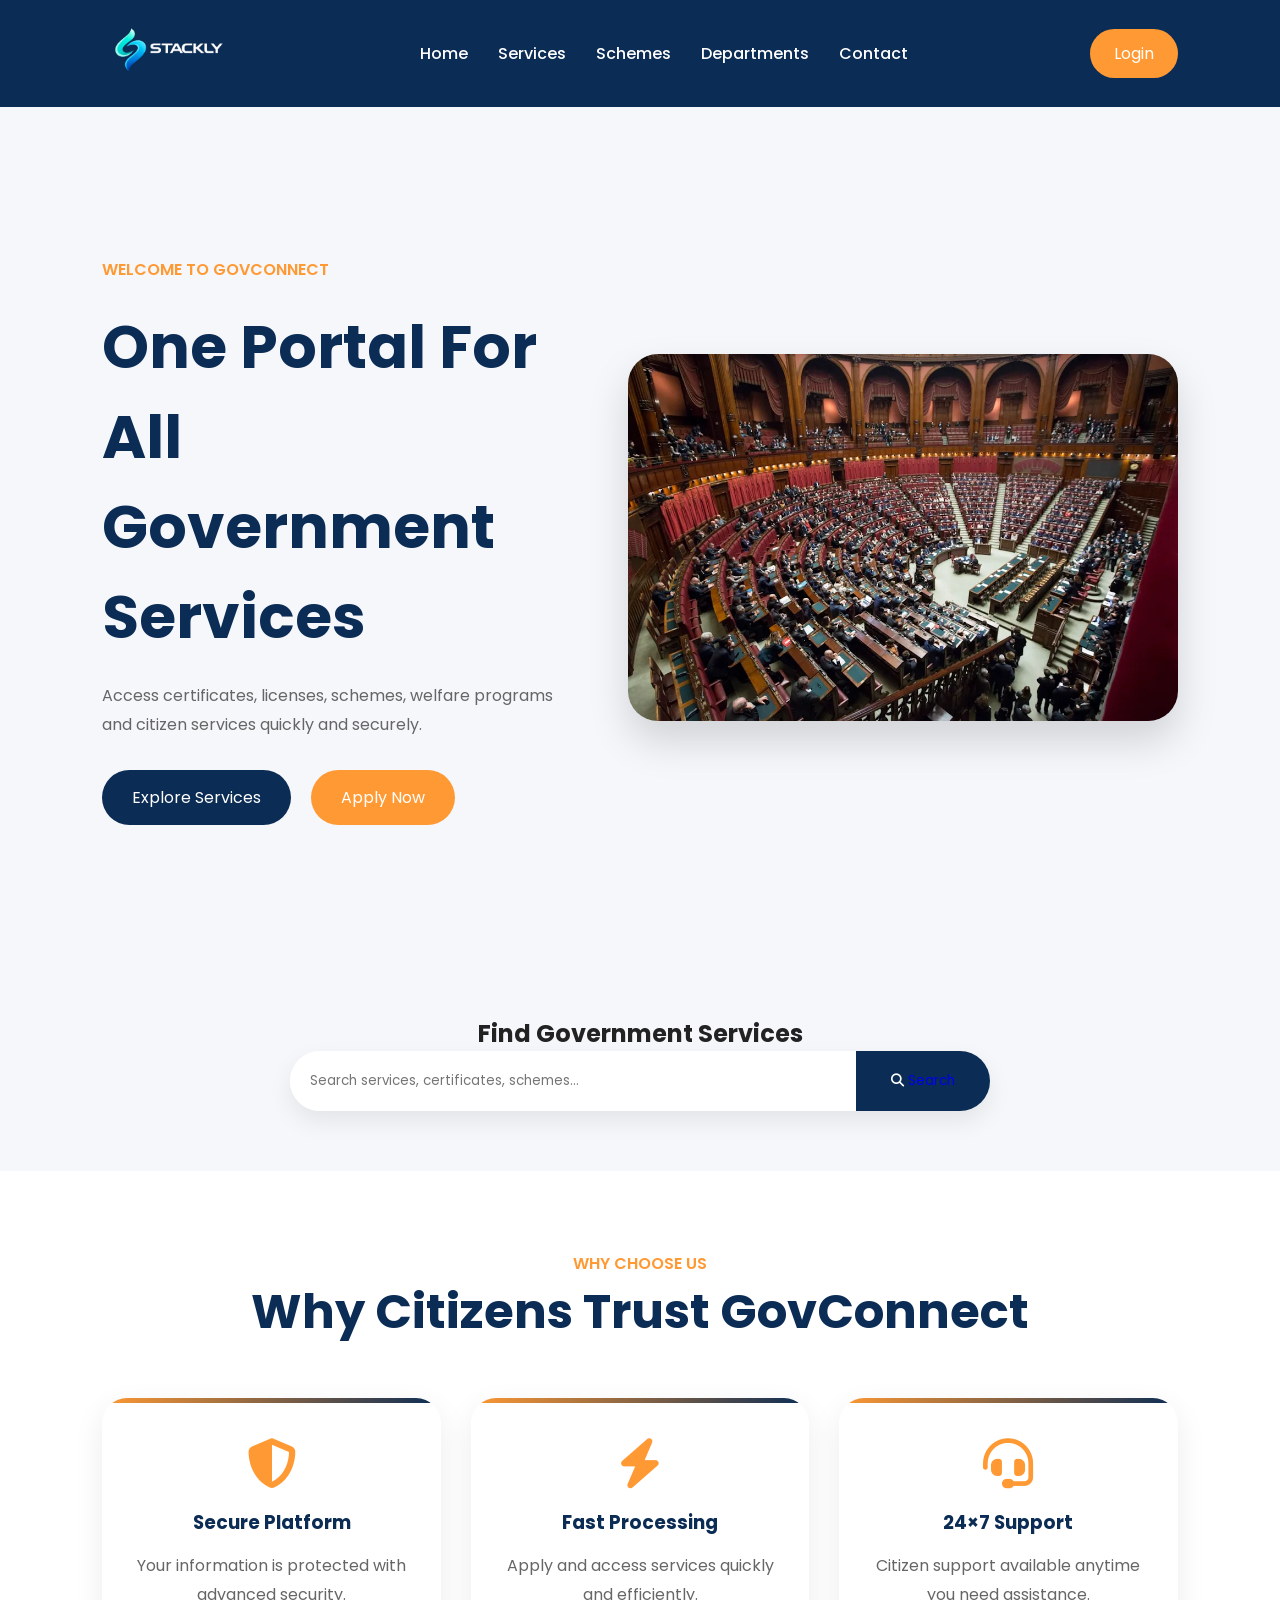
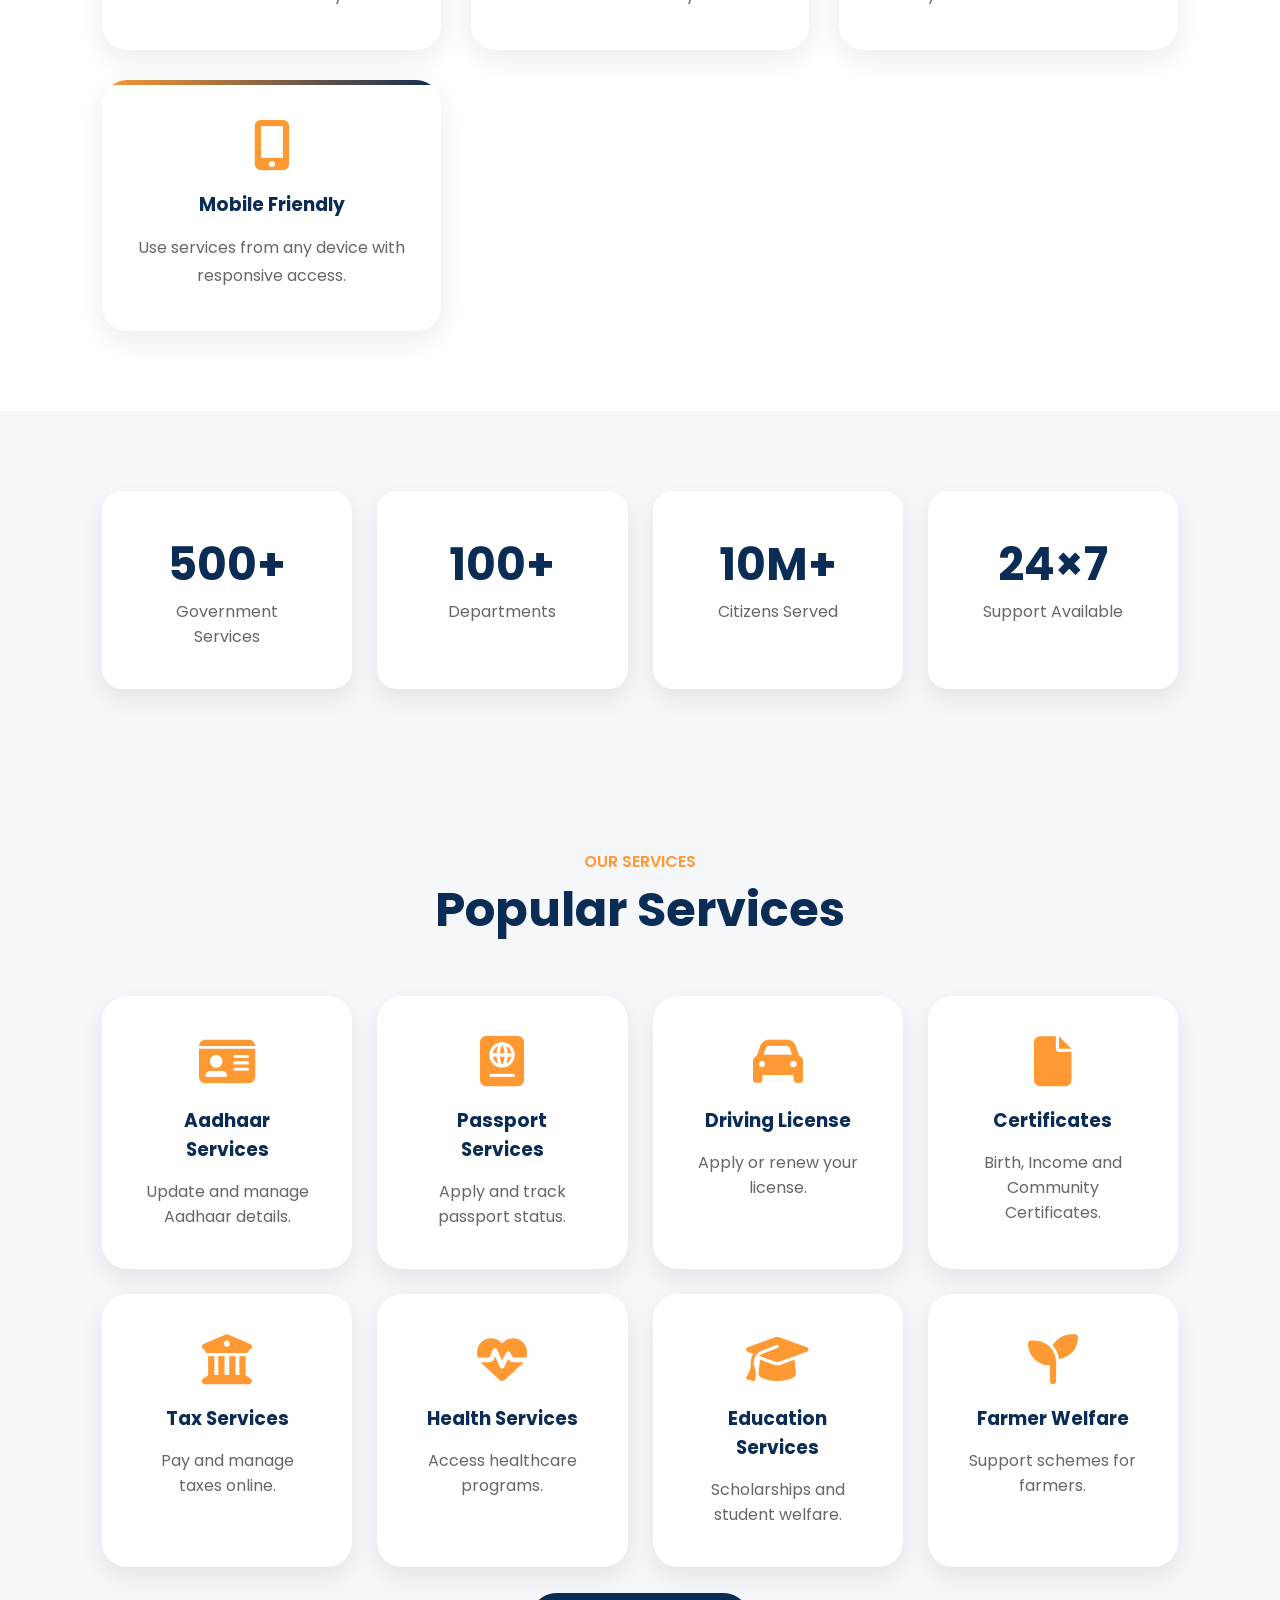
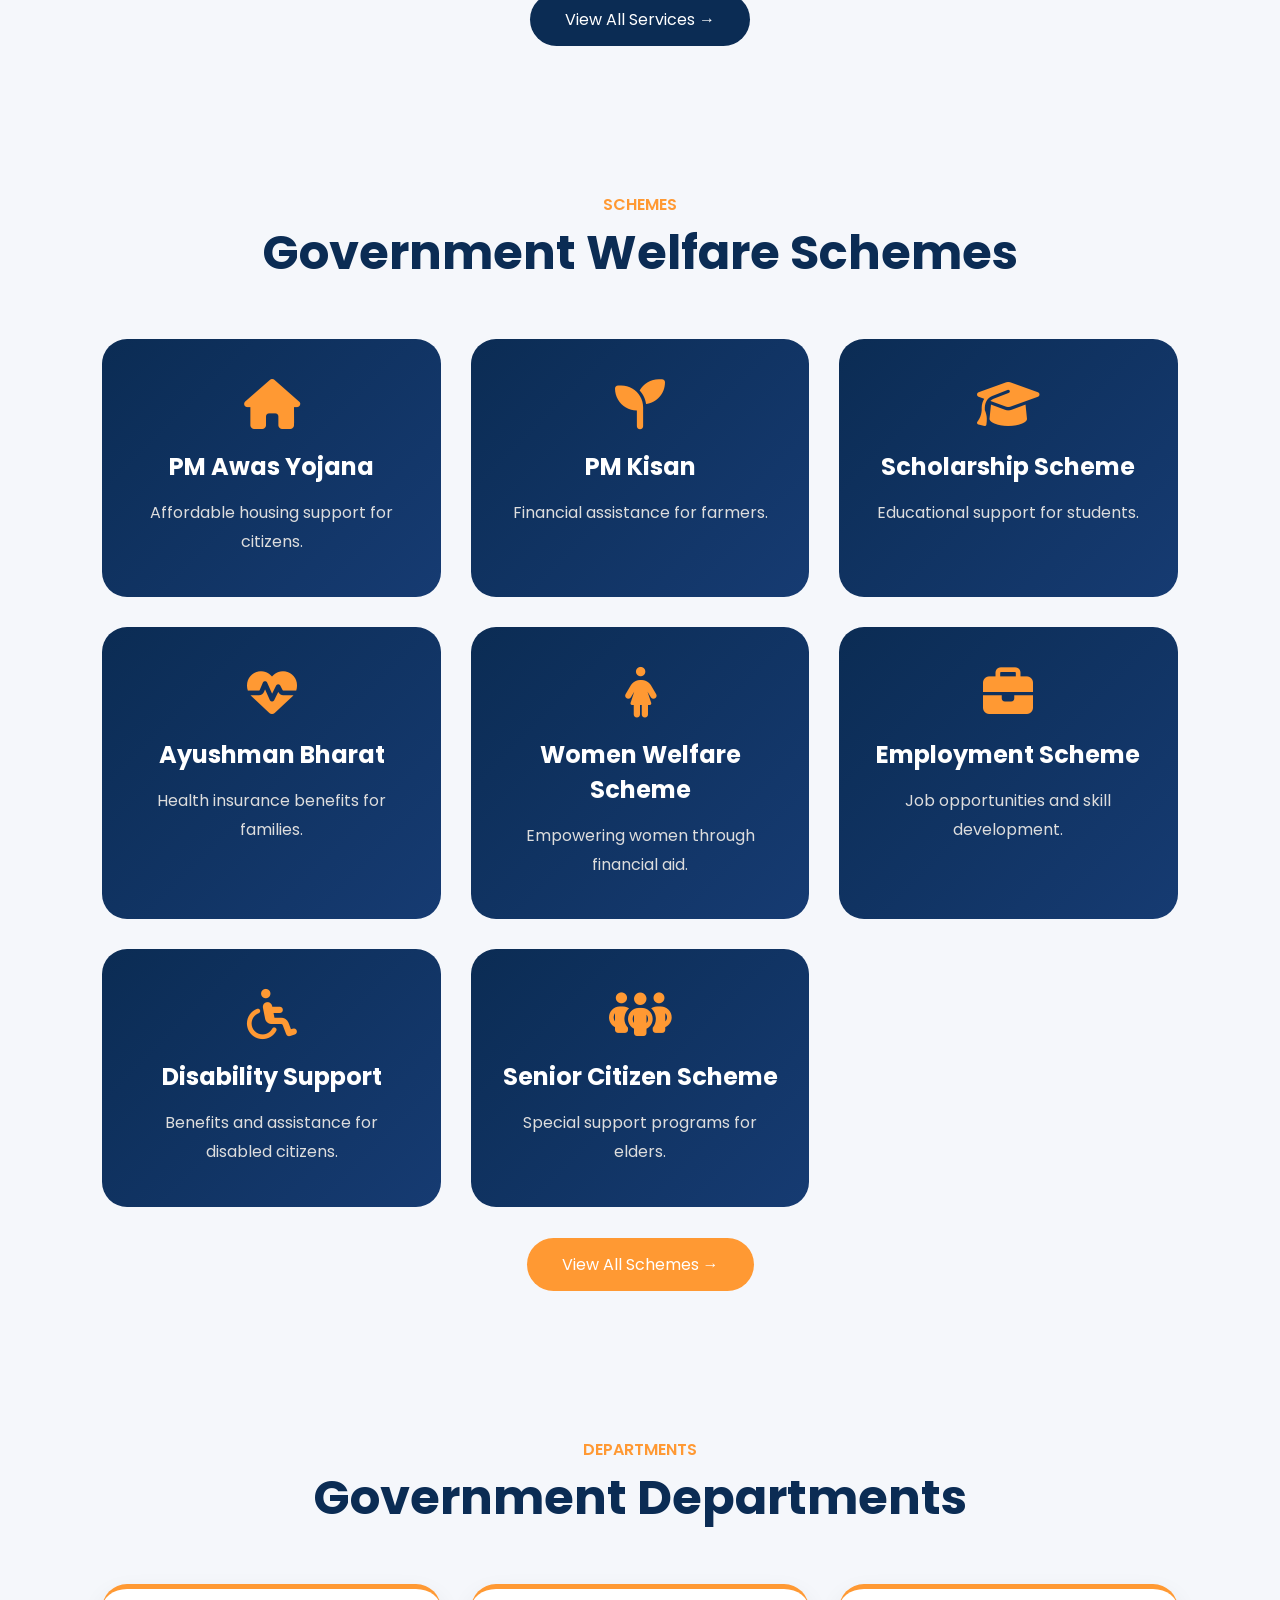
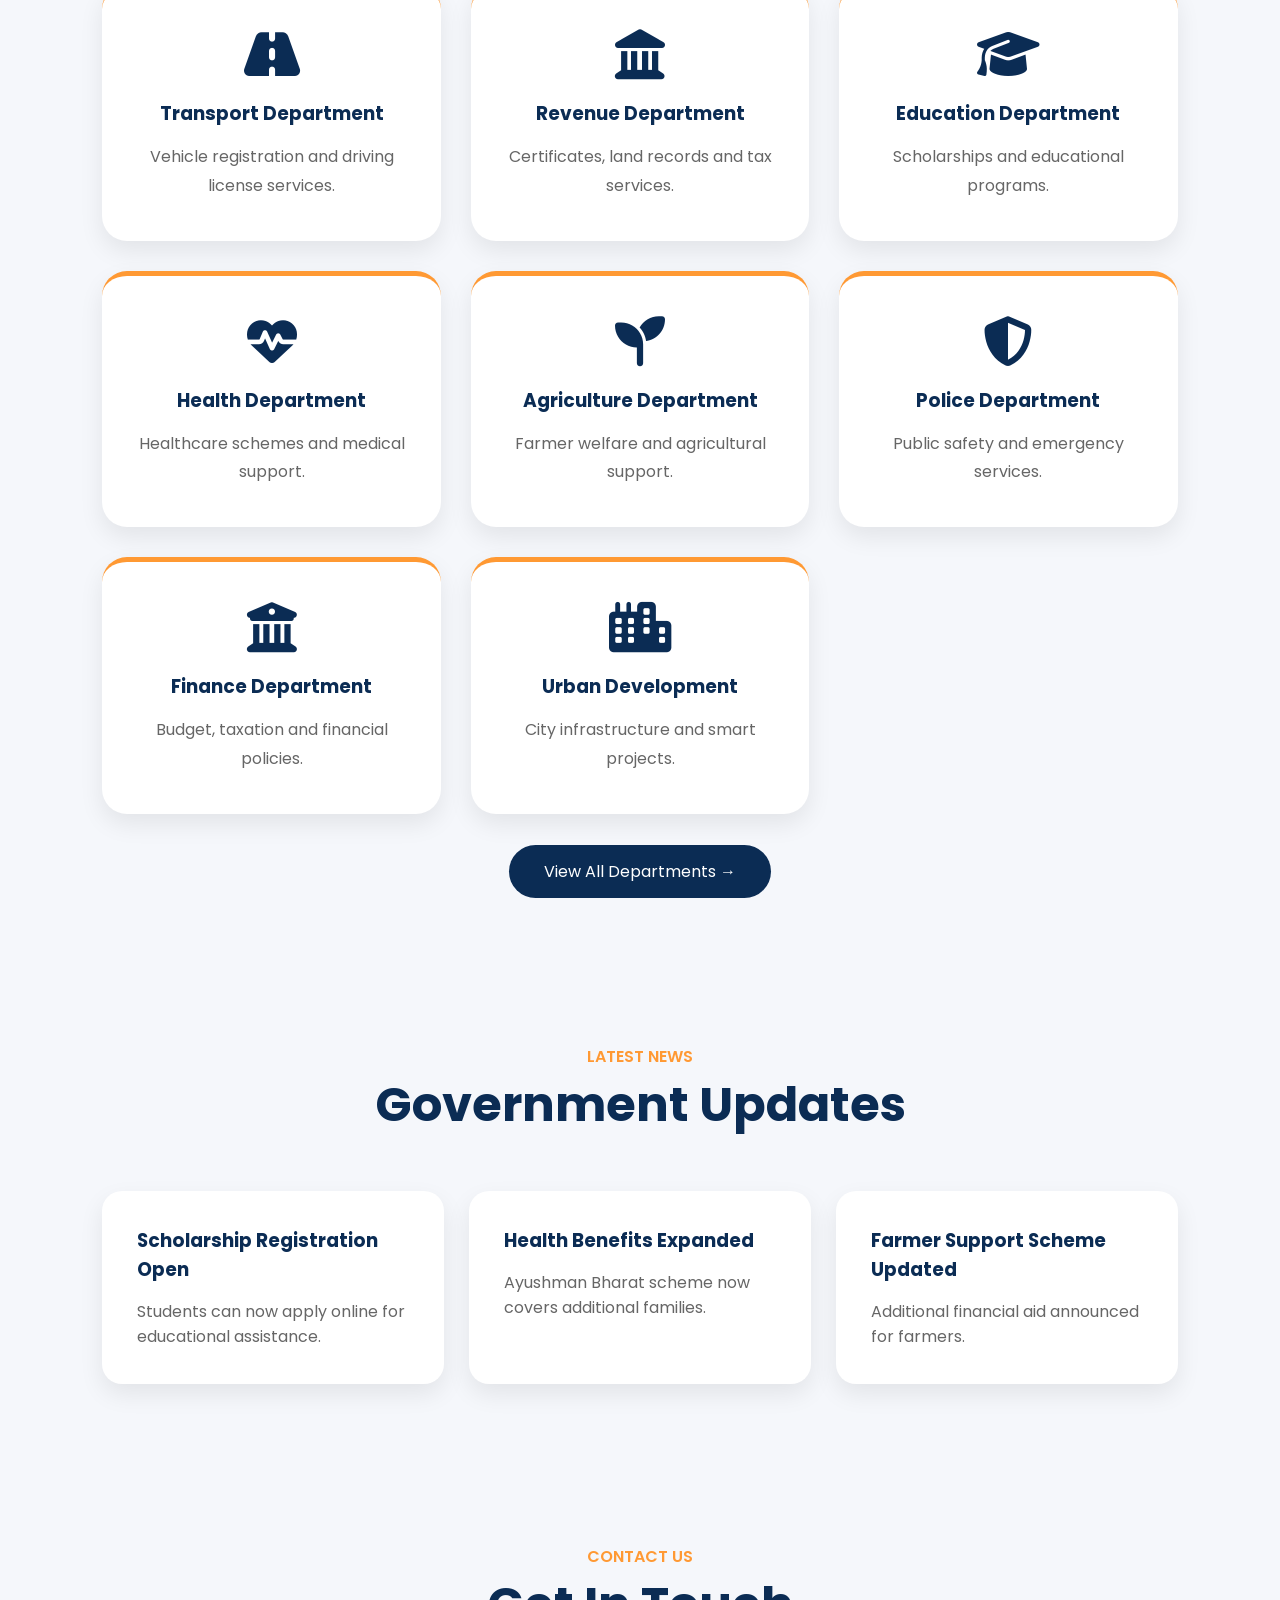
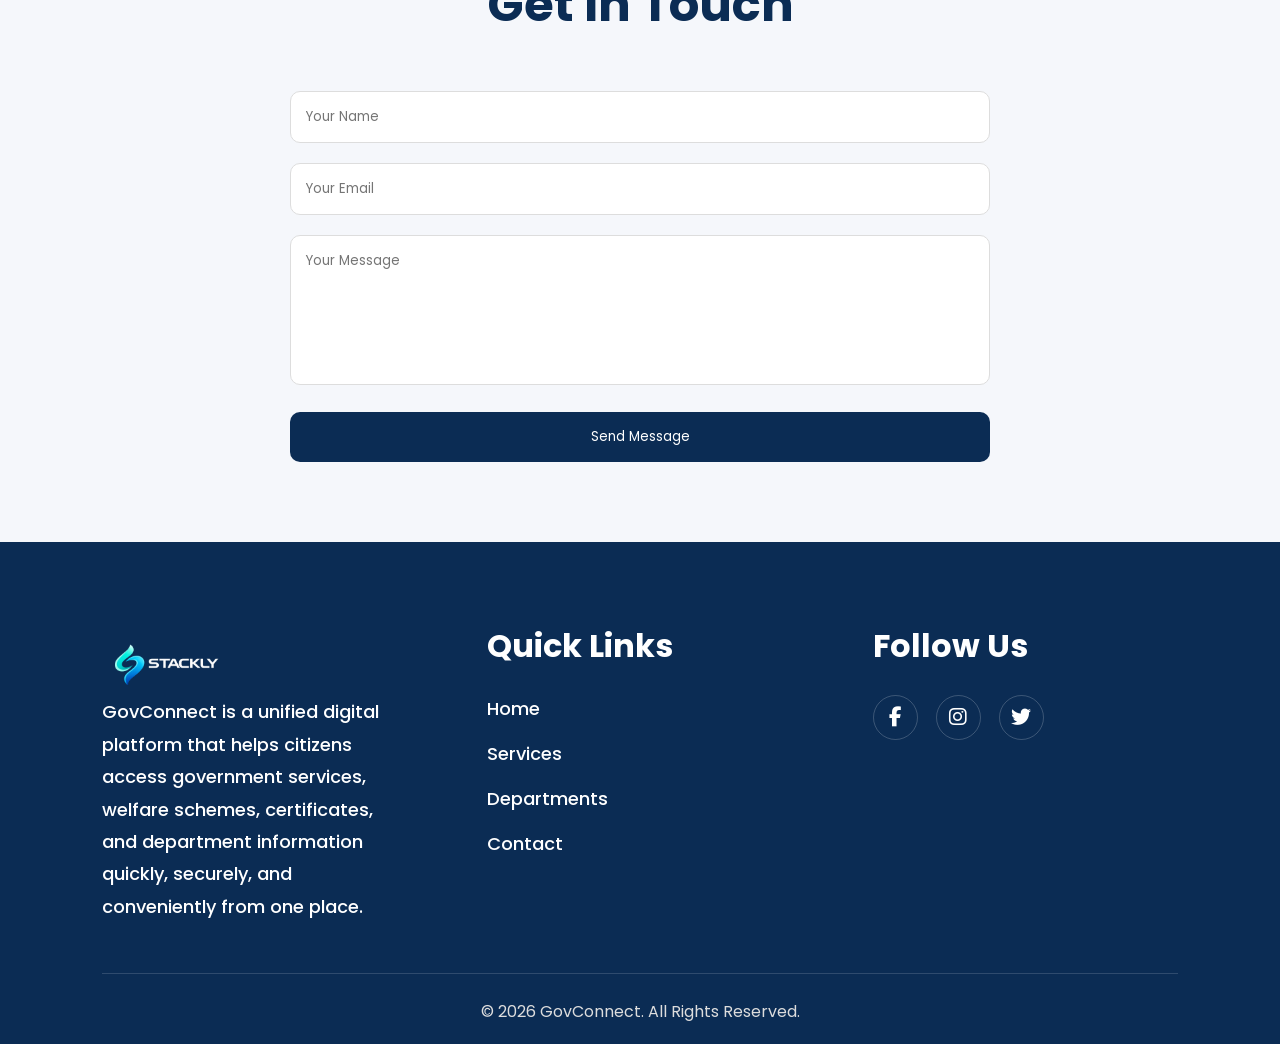
<file: index.html>
<!DOCTYPE html>
<html lang="en">
<head>
    <meta charset="UTF-8">
    <meta name="viewport" content="width=device-width, initial-scale=1.0">
    <title>GovConnect - Government Services Portal</title>

    <link rel="stylesheet" href="style.css">

    <link rel="stylesheet"
    href="https://cdnjs.cloudflare.com/ajax/libs/font-awesome/6.5.2/css/all.min.css">
</head>
<body>

<!-- HEADER -->

<header>
      <!-- LOGO -->
  <div class="logo">

    <a href="index.html">

      <div class="logo">
  <img src="./Assest/stacklylogo (1).webp">
</div>

    </a>

  </div>

      <!-- Mobile Menu Icon -->
<div class="menu-btn">
    <i class="fa-solid fa-bars"></i>
</div>

    <!-- <div class="logo">
        <h2>Stackly</h2>
    </div> -->

    <nav class="navbar">
        <a href="#home">Home</a>
        <a href="404.html">Services</a>
        <a href="404.html">Schemes</a>
        <a href="404.html">Departments</a>
        <a href="404.html">Contact</a>
    </nav>

    <a href="login.html" class="header-btn">Login</a>

</header>

<section class="announcement">
    <marquee>
        📢 Scholarship Registration Open | PM Kisan Applications Available | Citizen Services Available 24×7 | New Welfare Schemes Released
    </marquee>
</section>

<!-- MOBILE MENU -->

<div class="mobile-menu">

    <div class="close-btn">
        <i class="fa-solid fa-xmark"></i>
    </div>

    <a href="index.html">Home</a>
    <a href="404.html">Services</a>
    <a href="404.html">Schemes</a>
    <a href="404.html">Departments</a>
    <a href="404.html">Contact</a>

    <a href="login.html" class="mobile-login">
        <i class="fa-solid fa-user"></i>
        Login
    </a>

</div>

<!-- HERO -->

<section class="hero" id="home">

    <div class="hero-content">

        <span>WELCOME TO GOVCONNECT</span>

        <h1>
            One Portal For
            All Government Services
        </h1>

        <p>
            Access certificates, licenses, schemes,
            welfare programs and citizen services
            quickly and securely.
        </p>

        <div class="hero-buttons">
            <a href="404.html" class="btn1">Explore Services</a>
            <a href="404.html" class="btn2">Apply Now</a>
        </div>

    </div>

    <div class="hero-image">
        <img src="Assest/gov1.webp"
        alt="">
    </div>

</section>

<section class="search-service">

    <h2>Find Government Services</h2>

    <div class="search-box">
        <input type="text" placeholder="Search services, certificates, schemes...">

        <button>
            
            <i class="fa-solid fa-magnifying-glass"></i>
            <a href="404.html">Search</a>
        </button>
    </div>

</section>

<!-- STATS -->

<section class="features">

    <div class="section-title">
        <span>WHY CHOOSE US</span>
        <h2>Why Citizens Trust GovConnect</h2>
    </div>

    <div class="feature-grid">

        <div class="feature-card">
            <i class="fa-solid fa-shield-halved"></i>
            <h3>Secure Platform</h3>
            <p>Your information is protected with advanced security.</p>
        </div>

        <div class="feature-card">
            <i class="fa-solid fa-bolt"></i>
            <h3>Fast Processing</h3>
            <p>Apply and access services quickly and efficiently.</p>
        </div>

        <div class="feature-card">
            <i class="fa-solid fa-headset"></i>
            <h3>24×7 Support</h3>
            <p>Citizen support available anytime you need assistance.</p>
        </div>

        <div class="feature-card">
            <i class="fa-solid fa-mobile-screen-button"></i>
            <h3>Mobile Friendly</h3>
            <p>Use services from any device with responsive access.</p>
        </div>

    </div>

</section>

<section class="counter-section">

    <div class="counter-box">
        <h2>500+</h2>
        <p>Government Services</p>
    </div>

    <div class="counter-box">
        <h2>100+</h2>
        <p>Departments</p>
    </div>

    <div class="counter-box">
        <h2>10M+</h2>
        <p>Citizens Served</p>
    </div>

    <div class="counter-box">
        <h2>24×7</h2>
        <p>Support Available</p>
    </div>

</section>

<!-- SERVICES -->

<section class="services" id="services">

    <div class="section-title">
        <span>OUR SERVICES</span>
        <h2>Popular Services</h2>
    </div>

    <div class="service-grid">

    <div class="service-card">
        <i class="fa-solid fa-id-card"></i>
        <h3>Aadhaar Services</h3>
        <p>Update and manage Aadhaar details.</p>
    </div>

    <div class="service-card">
        <i class="fa-solid fa-passport"></i>
        <h3>Passport Services</h3>
        <p>Apply and track passport status.</p>
    </div>

    <div class="service-card">
        <i class="fa-solid fa-car"></i>
        <h3>Driving License</h3>
        <p>Apply or renew your license.</p>
    </div>

    <div class="service-card">
        <i class="fa-solid fa-file"></i>
        <h3>Certificates</h3>
        <p>Birth, Income and Community Certificates.</p>
    </div>

    <div class="service-card">
        <i class="fa-solid fa-building-columns"></i>
        <h3>Tax Services</h3>
        <p>Pay and manage taxes online.</p>
    </div>

    <div class="service-card">
        <i class="fa-solid fa-heart-pulse"></i>
        <h3>Health Services</h3>
        <p>Access healthcare programs.</p>
    </div>

    <div class="service-card">
        <i class="fa-solid fa-graduation-cap"></i>
        <h3>Education Services</h3>
        <p>Scholarships and student welfare.</p>
    </div>

    <div class="service-card">
        <i class="fa-solid fa-seedling"></i>
        <h3>Farmer Welfare</h3>
        <p>Support schemes for farmers.</p>
    </div>

</div>

<div class="view-btn">
    <a href="404.html">View All Services →</a>
</div>

</section>

<!-- SCHEMES -->

<!-- SCHEMES -->

<section class="schemes" id="schemes">

    <div class="section-title">
        <span>SCHEMES</span>
        <h2>Government Welfare Schemes</h2>
    </div>

    <div class="scheme-grid">

        <div class="scheme-card">
            <i class="fa-solid fa-house"></i>
            <h3>PM Awas Yojana</h3>
            <p>Affordable housing support for citizens.</p>
        </div>

        <div class="scheme-card">
            <i class="fa-solid fa-seedling"></i>
            <h3>PM Kisan</h3>
            <p>Financial assistance for farmers.</p>
        </div>

        <div class="scheme-card">
            <i class="fa-solid fa-graduation-cap"></i>
            <h3>Scholarship Scheme</h3>
            <p>Educational support for students.</p>
        </div>

        <div class="scheme-card">
            <i class="fa-solid fa-heart-pulse"></i>
            <h3>Ayushman Bharat</h3>
            <p>Health insurance benefits for families.</p>
        </div>

        <div class="scheme-card">
            <i class="fa-solid fa-female"></i>
            <h3>Women Welfare Scheme</h3>
            <p>Empowering women through financial aid.</p>
        </div>

        <div class="scheme-card">
            <i class="fa-solid fa-briefcase"></i>
            <h3>Employment Scheme</h3>
            <p>Job opportunities and skill development.</p>
        </div>

        <div class="scheme-card">
            <i class="fa-solid fa-wheelchair"></i>
            <h3>Disability Support</h3>
            <p>Benefits and assistance for disabled citizens.</p>
        </div>

        <div class="scheme-card">
            <i class="fa-solid fa-people-group"></i>
            <h3>Senior Citizen Scheme</h3>
            <p>Special support programs for elders.</p>
        </div>

    </div>

    <div class="scheme-btn">
        <a href="404.html">View All Schemes →</a>
    </div>

</section>

<!-- DEPARTMENTS -->

<!-- DEPARTMENTS -->

<section class="departments" id="departments">

    <div class="section-title">
        <span>DEPARTMENTS</span>
        <h2>Government Departments</h2>
    </div>

    <div class="department-grid">

        <div class="department-card">
            <i class="fa-solid fa-road"></i>
            <h3>Transport Department</h3>
            <p>Vehicle registration and driving license services.</p>
        </div>

        <div class="department-card">
            <i class="fa-solid fa-landmark"></i>
            <h3>Revenue Department</h3>
            <p>Certificates, land records and tax services.</p>
        </div>

        <div class="department-card">
            <i class="fa-solid fa-graduation-cap"></i>
            <h3>Education Department</h3>
            <p>Scholarships and educational programs.</p>
        </div>

        <div class="department-card">
            <i class="fa-solid fa-heart-pulse"></i>
            <h3>Health Department</h3>
            <p>Healthcare schemes and medical support.</p>
        </div>

        <div class="department-card">
            <i class="fa-solid fa-seedling"></i>
            <h3>Agriculture Department</h3>
            <p>Farmer welfare and agricultural support.</p>
        </div>

        <div class="department-card">
            <i class="fa-solid fa-shield-halved"></i>
            <h3>Police Department</h3>
            <p>Public safety and emergency services.</p>
        </div>

        <div class="department-card">
            <i class="fa-solid fa-building-columns"></i>
            <h3>Finance Department</h3>
            <p>Budget, taxation and financial policies.</p>
        </div>

        <div class="department-card">
            <i class="fa-solid fa-city"></i>
            <h3>Urban Development</h3>
            <p>City infrastructure and smart projects.</p>
        </div>

    </div>

    <div class="department-btn">
        <a href="404.html">View All Departments →</a>
    </div>

</section>

<!-- CONTACT -->

<section class="news">

    <div class="section-title">
        <span>LATEST NEWS</span>
        <h2>Government Updates</h2>
    </div>

    <div class="news-grid">

        <div class="news-card">
            <h3>Scholarship Registration Open</h3>
            <p>Students can now apply online for educational assistance.</p>
        </div>

        <div class="news-card">
            <h3>Health Benefits Expanded</h3>
            <p>Ayushman Bharat scheme now covers additional families.</p>
        </div>

        <div class="news-card">
            <h3>Farmer Support Scheme Updated</h3>
            <p>Additional financial aid announced for farmers.</p>
        </div>

    </div>

</section>

<section class="contact" id="contact">

    <div class="section-title">
        <span>CONTACT US</span>
        <h2>Get In Touch</h2>
    </div>

    <form>

        <input type="text" placeholder="Your Name">

        <input type="email" placeholder="Your Email">

        <textarea placeholder="Your Message"></textarea>

        <button type="submit">
            Send Message
        </button>

    </form>

</section>

<!-- FOOTER -->

<footer>

<div class="footer-container">

    <!-- Logo -->
    <div class="footer-box">
        <a href="index.html">
            <img src="./Assest/stacklylogo (1).webp" class="footer-logo">
        </a>

        <p>
    GovConnect is a unified digital platform that helps citizens access
    government services, welfare schemes, certificates, and department
    information quickly, securely, and conveniently from one place.
</p>
    </div>

    <!-- Quick Links -->
    <div class="footer-box">
        <h3>Quick Links</h3>

        <a href="index.html">Home</a>
        <a href="404.html">Services</a>
        <a href="404.html">Departments</a>
        <a href="404.html">Contact</a>
    </div>

    <!-- Follow Us -->
    <div class="footer-box">
        <h3>Follow Us</h3>

        <div class="social-icons">
            <a href="404.html"><i class="fab fa-facebook-f"></i></a>
            <a href="404.html"><i class="fab fa-instagram"></i></a>
            <a href="404.html"><i class="fab fa-twitter"></i></a>
        </div>
    </div>

</div>

<div class="footer-bottom">
    © 2026 GovConnect. All Rights Reserved.
</div>

</footer>

<script>

// Smooth Scroll
document.querySelectorAll('a[href^="#"]').forEach(anchor => {

    anchor.addEventListener("click", function(e){

        e.preventDefault();

        document.querySelector(this.getAttribute("href"))
        .scrollIntoView({
            behavior:"smooth"
        });

    });

});

// Contact Form
const form = document.querySelector("form");

if(form){

    form.addEventListener("submit", function(e){

        e.preventDefault();

        const name = document.querySelector('input[type="text"]');
        const email = document.querySelector('input[type="email"]');
        const message = document.querySelector("textarea");

        if(
            name.value.trim()==="" ||
            email.value.trim()==="" ||
            message.value.trim()===""
        ){

            alert("Please fill all fields.");

        }
        else{

            alert("Message Sent Successfully!");

            form.reset();

        }

    });

}

// Header Shadow
window.addEventListener("scroll", function(){

    const header = document.querySelector("header");

    if(window.scrollY > 50){

        header.style.boxShadow =
        "0 5px 20px rgba(0,0,0,.15)";

    }
    else{

        header.style.boxShadow = "none";

    }

});

</script>

<script>

const menuBtn = document.querySelector(".menu-btn");
const mobileMenu = document.querySelector(".mobile-menu");
const closeBtn = document.querySelector(".close-btn");

menuBtn.addEventListener("click", () => {
    mobileMenu.classList.add("active");
});

closeBtn.addEventListener("click", () => {
    mobileMenu.classList.remove("active");
});

document.querySelectorAll(".mobile-menu a").forEach(link => {
    link.addEventListener("click", () => {
        mobileMenu.classList.remove("active");
    });
});

</script>

</body>
</html>
</file>
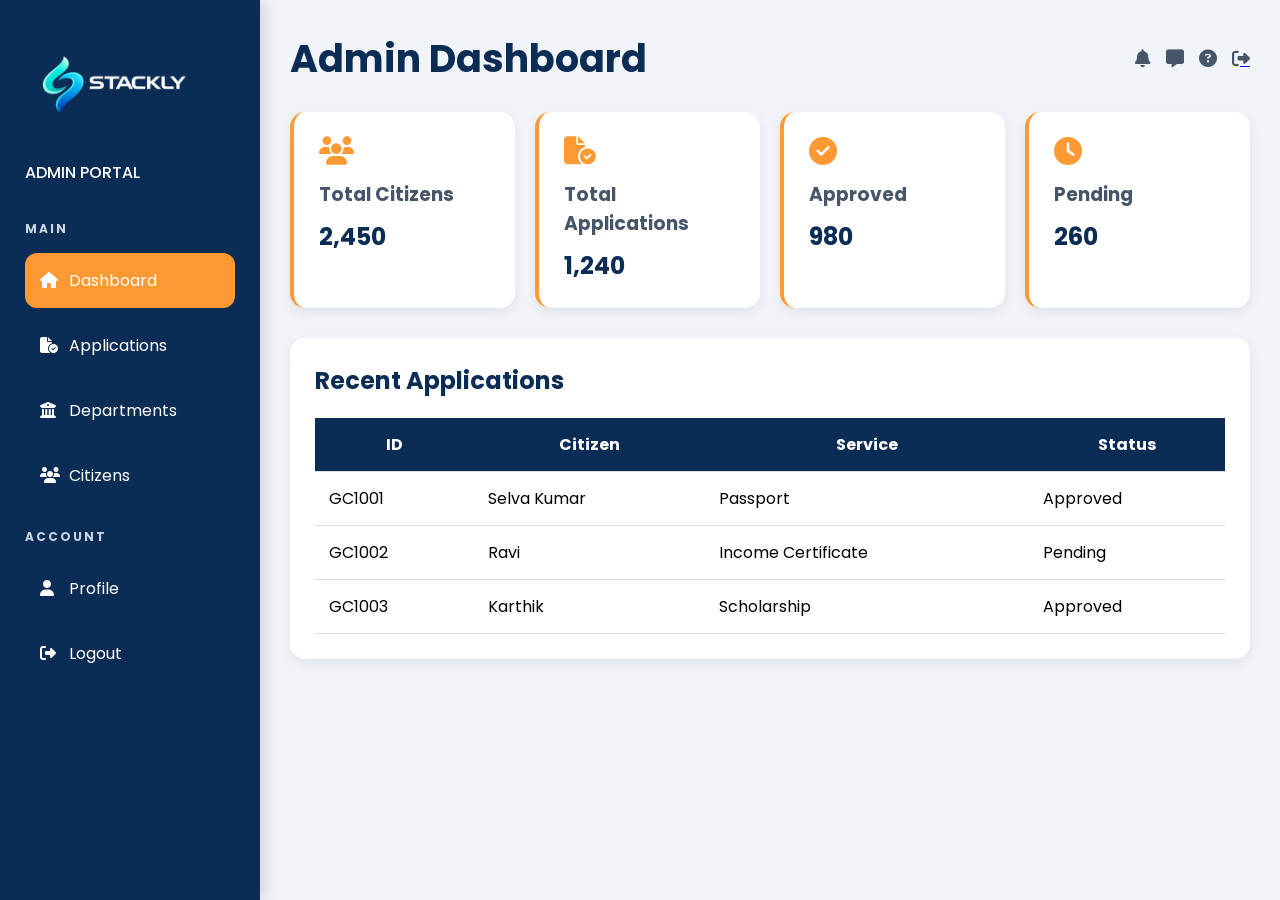
<file: admin-dashboard.html>
<!DOCTYPE html>
<html lang="en">
<head>
<meta charset="UTF-8">
<meta name="viewport" content="width=device-width, initial-scale=1.0">

<title>GovConnect Admin Dashboard</title>

<link rel="stylesheet" href="admin.css">

<link rel="stylesheet"
href="https://cdnjs.cloudflare.com/ajax/libs/font-awesome/6.5.2/css/all.min.css">

</head>

<body>

<div class="overlay" onclick="toggleSidebar()"></div>

<!-- SIDEBAR -->

<div class="sidebar">

<div class="close-btn" onclick="toggleSidebar()">
✕
</div>

<div class="logo-section">
    <a href="admin-dashboard.html">

<img src="Assest/stacklylogo (1).webp" width="180"></a>

<p class="portal-text">
ADMIN PORTAL
</p>

</div>

<h4 class="menu-title">MAIN</h4>

<ul>

<li class="menu-item active"
onclick="showSection('dashboard',this)">
<i class="fa-solid fa-house"></i>
Dashboard
</li>

<li class="menu-item"
onclick="showSection('applications',this)">
<i class="fa-solid fa-file-circle-check"></i>
Applications
</li>

<li class="menu-item"
onclick="showSection('departments',this)">
<i class="fa-solid fa-building-columns"></i>
Departments
</li>

<li class="menu-item"
onclick="showSection('citizens',this)">
<i class="fa-solid fa-users"></i>
Citizens
</li>

</ul>


<h4 class="menu-title">ACCOUNT</h4>

<ul>

<li class="menu-item"
onclick="showSection('profile',this)">
<i class="fa-solid fa-user"></i>
Profile
</li>

<li onclick="window.location.href='login.html'">
<i class="fa-solid fa-right-from-bracket"></i>
Logout
</li>

</ul>

</div>


<!-- MAIN CONTENT -->

<div class="main-content">

<div class="topbar">

<button class="menu-btn"
onclick="toggleSidebar()">
☰
</button>

<h1>Admin Dashboard</h1>

<div class="top-right">

<span id="adminEmailDisplay"></span>

<div class="top-icons">

<div class="icon-box">
<i class="fas fa-bell"></i>
<span class="tooltip">Notifications</span>
</div>

<div class="icon-box">
<i class="fas fa-comment-alt"></i>
<span class="tooltip">Messages</span>
</div>

<div class="icon-box">
<i class="fas fa-question-circle"></i>
<span class="tooltip">Help Center</span>
</div>

<a href="login.html" class="icon-box">
<i class="fas fa-sign-out-alt"></i>
<span class="tooltip">Logout</span>
</a>

</div>

</div>

</div>

<div id="dashboard" class="content-section">

<div class="cards">

<div class="card">
<i class="fa-solid fa-users"></i>
<h3>Total Citizens</h3>
<h2>2,450</h2>
</div>

<div class="card">
<i class="fa-solid fa-file-circle-check"></i>
<h3>Total Applications</h3>
<h2>1,240</h2>
</div>

<div class="card">
<i class="fa-solid fa-circle-check"></i>
<h3>Approved</h3>
<h2>980</h2>
</div>

<div class="card">
<i class="fa-solid fa-clock"></i>
<h3>Pending</h3>
<h2>260</h2>
</div>

</div>


<div class="shipment-table">

<h2>Recent Applications</h2>

<table>

<tr>
<th>ID</th>
<th>Citizen</th>
<th>Service</th>
<th>Status</th>
</tr>

<tr>
<td>GC1001</td>
<td>Selva Kumar</td>
<td>Passport</td>
<td>Approved</td>
</tr>

<tr>
<td>GC1002</td>
<td>Ravi</td>
<td>Income Certificate</td>
<td>Pending</td>
</tr>

<tr>
<td>GC1003</td>
<td>Karthik</td>
<td>Scholarship</td>
<td>Approved</td>
</tr>

</table>

</div>

</div>

<!-- APPLICATIONS -->

<div id="applications"
class="content-section"
style="display:none;">

<h2>Government Applications</h2>

<div class="shipment-table">

<table>

<tr>
<th>Application ID</th>
<th>Citizen Name</th>
<th>Service</th>
<th>Status</th>
</tr>

<tr>
<td>GC1001</td>
<td>Selva Kumar</td>
<td>Passport</td>
<td>Approved</td>
</tr>

<tr>
<td>GC1002</td>
<td>Ramesh</td>
<td>Aadhaar Update</td>
<td>Pending</td>
</tr>

<tr>
<td>GC1003</td>
<td>Priya</td>
<td>Income Certificate</td>
<td>Completed</td>
</tr>

</table>

</div>

</div>


<!-- DEPARTMENTS -->

<div id="departments"
class="content-section"
style="display:none;">

<h2>Government Departments</h2>

<div class="cards">

<div class="card">
<i class="fa-solid fa-building-columns"></i>
<h3>Revenue Department</h3>
<h2>35 Staff</h2>
</div>

<div class="card">
<i class="fa-solid fa-heart-pulse"></i>
<h3>Health Department</h3>
<h2>42 Staff</h2>
</div>

<div class="card">
<i class="fa-solid fa-graduation-cap"></i>
<h3>Education Department</h3>
<h2>28 Staff</h2>
</div>

<div class="card">
<i class="fa-solid fa-seedling"></i>
<h3>Agriculture Department</h3>
<h2>20 Staff</h2>
</div>

</div>

</div>


<!-- CITIZENS -->

<div id="citizens"
class="content-section"
style="display:none;">

<h2>Citizen Details</h2>

<div class="shipment-table">

<table>

<tr>
<th>ID</th>
<th>Name</th>
<th>Email</th>
<th>Status</th>
</tr>

<tr>
<td>CIT001</td>
<td>Selva Kumar</td>
<td>selva@gmail.com</td>
<td>Active</td>
</tr>

<tr>
<td>CIT002</td>
<td>Arun</td>
<td>arun@gmail.com</td>
<td>Active</td>
</tr>

<tr>
<td>CIT003</td>
<td>Priya</td>
<td>priya@gmail.com</td>
<td>Inactive</td>
</tr>

</table>

</div>

</div>


<!-- PROFILE -->

<div id="profile"
class="content-section"
style="display:none;">

<h2>Admin Profile</h2>

<div class="cards">

<div class="card">
<i class="fa-solid fa-user"></i>
<h3>Name</h3>
<h2>Administrator</h2>
</div>

<div class="card">
<i class="fa-solid fa-envelope"></i>
<h3>Email</h3>
<h2 id="profileEmail"></h2>
</div>

<div class="card">
<i class="fa-solid fa-user-shield"></i>
<h3>Role</h3>
<h2>Admin</h2>
</div>

<div class="card">
<i class="fa-solid fa-circle-check"></i>
<h3>Status</h3>
<h2>Active</h2>
</div>

</div>

</div>

</div>
<script>

// Show logged-in email
document.getElementById("adminEmailDisplay").innerText =
localStorage.getItem("loggedInEmail");

document.getElementById("profileEmail").innerText =
localStorage.getItem("loggedInEmail");


// Sidebar Toggle
function toggleSidebar(){

    document.querySelector(".sidebar")
    .classList.toggle("show");

    document.querySelector(".overlay")
    .classList.toggle("active");

}


// Change Sections
function showSection(sectionId, element){

    document.querySelectorAll(".content-section")
    .forEach(section => {

        section.style.display = "none";

    });

    document.getElementById(sectionId)
    .style.display = "block";


    document.querySelectorAll(".menu-item")
    .forEach(item => {

        item.classList.remove("active");

    });

    element.classList.add("active");


    if(window.innerWidth <= 768){

        document.querySelector(".sidebar")
        .classList.remove("show");

        document.querySelector(".overlay")
        .classList.remove("active");

    }

}


// Logout
function logout(){

    localStorage.removeItem("loggedInEmail");

    window.location.href = "login.html";

}

</script>

</body>
</html>
</file>
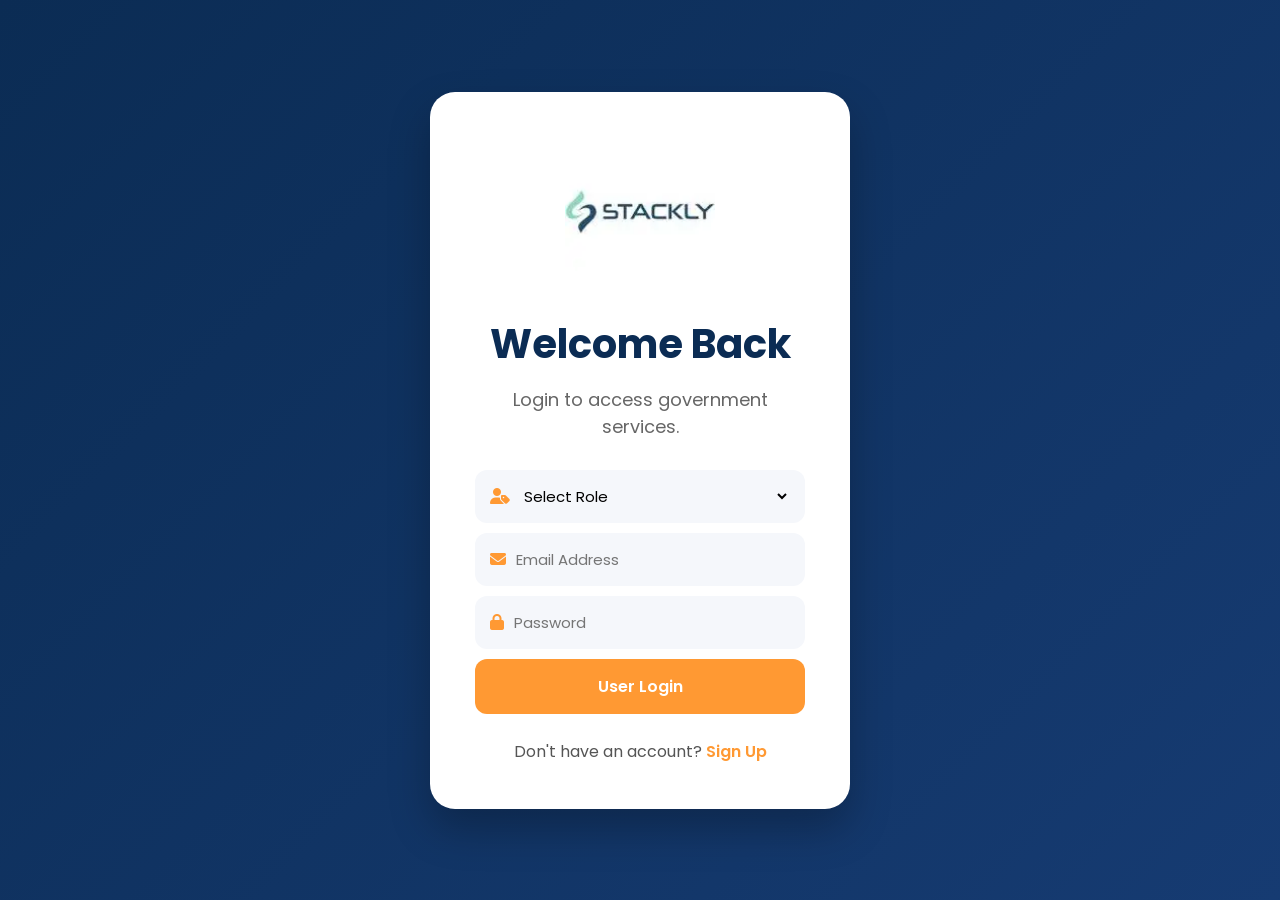
<file: login.html>
<!DOCTYPE html>
<html lang="en">
<head>
    <meta charset="UTF-8">
    <meta name="viewport" content="width=device-width, initial-scale=1.0">
    <title>GovConnect Login</title>

    <link rel="stylesheet" href="login.css">

    <link rel="stylesheet"
    href="https://cdnjs.cloudflare.com/ajax/libs/font-awesome/6.5.2/css/all.min.css">
</head>
<body>

<div class="container">

    <div class="login-box">
        <a href="login.html">

        <img src="./Assest/stacklylogoo.webp" class="logo">
</a>
        <h2>Welcome Back</h2>
        <p>Login to access government services.</p>

        <form id="loginForm">

            <div class="input-box">
    <i class="fa-solid fa-user-tag"></i>

    <select id="role">
        <option value="">Select Role</option>
        <option value="user">User</option>
        <option value="admin">Admin</option>
    </select>
</div>

<small class="error" id="roleError"></small>

            <div class="input-box">
        <i class="fa-solid fa-envelope"></i>
        <input type="email" id="email" placeholder="Email Address">
    </div>
    <small class="error" id="emailError"></small>

            <div class="input-box">
        <i class="fa-solid fa-lock"></i>
        <input type="password" id="password" placeholder="Password">
    </div>
    <small class="error" id="passwordError"></small>

            <button type="submit">User Login</button>

        </form>

        <div class="bottom-text">
            Don't have an account?
            <a href="signup.html">Sign Up</a>
        </div>

    </div>

</div>

<script>

const form = document.getElementById("loginForm");

form.addEventListener("submit", function(e){

    e.preventDefault();

    // Clear previous errors
    document.getElementById("roleError").innerHTML = "";
    document.getElementById("emailError").innerHTML = "";
    document.getElementById("passwordError").innerHTML = "";

    let valid = true;

    let role = document.getElementById("role").value;
    let email = document.getElementById("email").value.trim();
    let password = document.getElementById("password").value.trim();

    // Role Validation
    if(role === ""){
        document.getElementById("roleError").innerHTML =
        "Please select a role";
        valid = false;
    }

    // Email Validation
    if(email === ""){
        document.getElementById("emailError").innerHTML =
        "Email is required";
        valid = false;
    }

    // Password Validation
    if(password === ""){
        document.getElementById("passwordError").innerHTML =
        "Password is required";
        valid = false;
    }

    // Redirect after successful login
    if(valid){

        form.reset();

        if(role === "admin"){
            window.location.href = "admin-dashboard.html";
        }
        else{
            window.location.href = "user-dashboard.html";
        }

    }

});

</script>

</body>
</html>
</file>
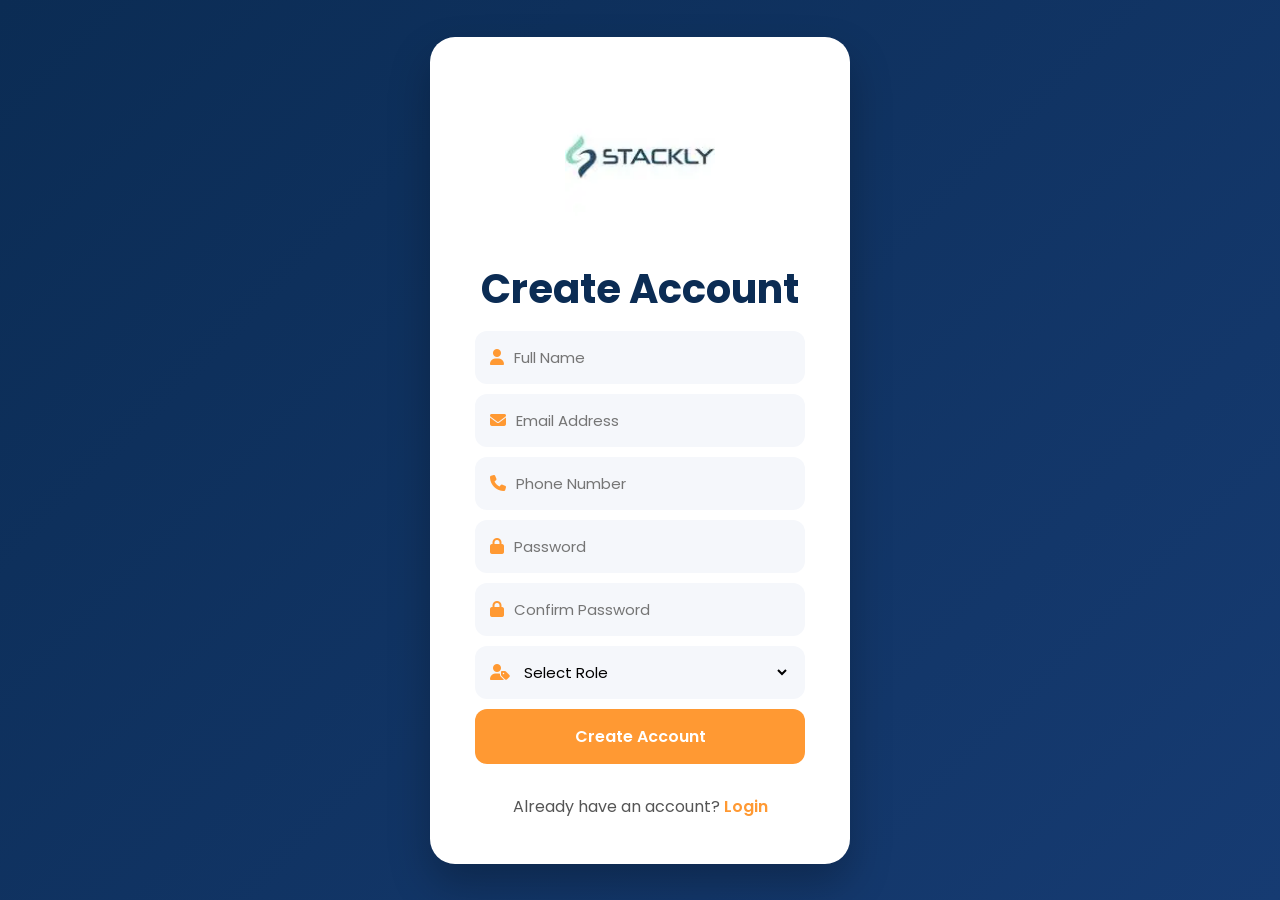
<file: signup.html>
<!DOCTYPE html>
<html lang="en">
<head>
    <meta charset="UTF-8">
    <meta name="viewport" content="width=device-width, initial-scale=1.0">
    <title>GovConnect Sign Up</title>

    <link rel="stylesheet" href="login.css">

    <link rel="stylesheet"
    href="https://cdnjs.cloudflare.com/ajax/libs/font-awesome/6.5.2/css/all.min.css">
</head>
<body>

<div class="container">

    <div class="login-box">
<a href="signup.html">
        <img src="./Assest/stacklylogoo.webp" class="logo">
</a>
        <h2>Create Account</h2>

        <form id="signupForm">

    <div class="input-box">
        <i class="fa-solid fa-user"></i>
        <input type="text" id="name" placeholder="Full Name">
    </div>
    <small class="error" id="nameError"></small>

    <div class="input-box">
        <i class="fa-solid fa-envelope"></i>
        <input type="email" id="email" placeholder="Email Address">
    </div>
    <small class="error" id="emailError"></small>

    <div class="input-box">
        <i class="fa-solid fa-phone"></i>
        <input type="text" id="phone" placeholder="Phone Number">
    </div>
    <small class="error" id="phoneError"></small>

    <div class="input-box">
        <i class="fa-solid fa-lock"></i>
        <input type="password" id="password" placeholder="Password">
    </div>
    <small class="error" id="passwordError"></small>

    <div class="input-box">
    <i class="fa-solid fa-lock"></i>
    <input type="password"
           id="confirmPassword"
           placeholder="Confirm Password">
</div>

<small class="error" id="confirmPasswordError"></small>

<div class="input-box">
    <i class="fa-solid fa-user-tag"></i>

    <select id="role">
        <option value="">Select Role</option>
        <option value="user">User</option>
        <option value="admin">Admin</option>
    </select>
</div>

<small class="error" id="roleError"></small>

    <button type="submit">Create Account</button>

    <p id="successMsg"></p>

</form>

        <div class="bottom-text">
            Already have an account?
            <a href="login.html">Login</a>
        </div>

    </div>

</div>

<script>

const form = document.getElementById("signupForm");

form.addEventListener("submit", function(e){

    e.preventDefault();

    // Clear errors
    document.getElementById("nameError").innerHTML = "";
    document.getElementById("emailError").innerHTML = "";
    document.getElementById("phoneError").innerHTML = "";
    document.getElementById("passwordError").innerHTML = "";
    document.getElementById("confirmPasswordError").innerHTML = "";
    document.getElementById("roleError").innerHTML = "";

    let valid = true;

    let name = document.getElementById("name").value.trim();
    let email = document.getElementById("email").value.trim();
    let phone = document.getElementById("phone").value.trim();
    let password = document.getElementById("password").value.trim();
    let confirmPassword =
        document.getElementById("confirmPassword").value.trim();

    let role = document.getElementById("role").value;

    // Name
    if(name === ""){
        document.getElementById("nameError").innerHTML =
        "Name is required";
        valid = false;
    }

    // Email
    if(email === ""){
        document.getElementById("emailError").innerHTML =
        "Email is required";
        valid = false;
    }

    // Phone
    if(phone === ""){
        document.getElementById("phoneError").innerHTML =
        "Phone number is required";
        valid = false;
    }

    // Password
    if(password === ""){
        document.getElementById("passwordError").innerHTML =
        "Password is required";
        valid = false;
    }

    // Confirm Password
    if(confirmPassword === ""){
        document.getElementById("confirmPasswordError").innerHTML =
        "Confirm password is required";
        valid = false;
    }
    else if(password !== confirmPassword){
        document.getElementById("confirmPasswordError").innerHTML =
        "Passwords do not match";
        valid = false;
    }

    // Role
    if(role === ""){
        document.getElementById("roleError").innerHTML =
        "Please select a role";
        valid = false;
    }

    // Redirect
    if(valid){

        form.reset();

        if(role === "admin"){
            window.location.href = "admin-login.html";
        }
        else{
            window.location.href = "login.html";
        }

    }

});

</script>

</body>
</html>
</file>
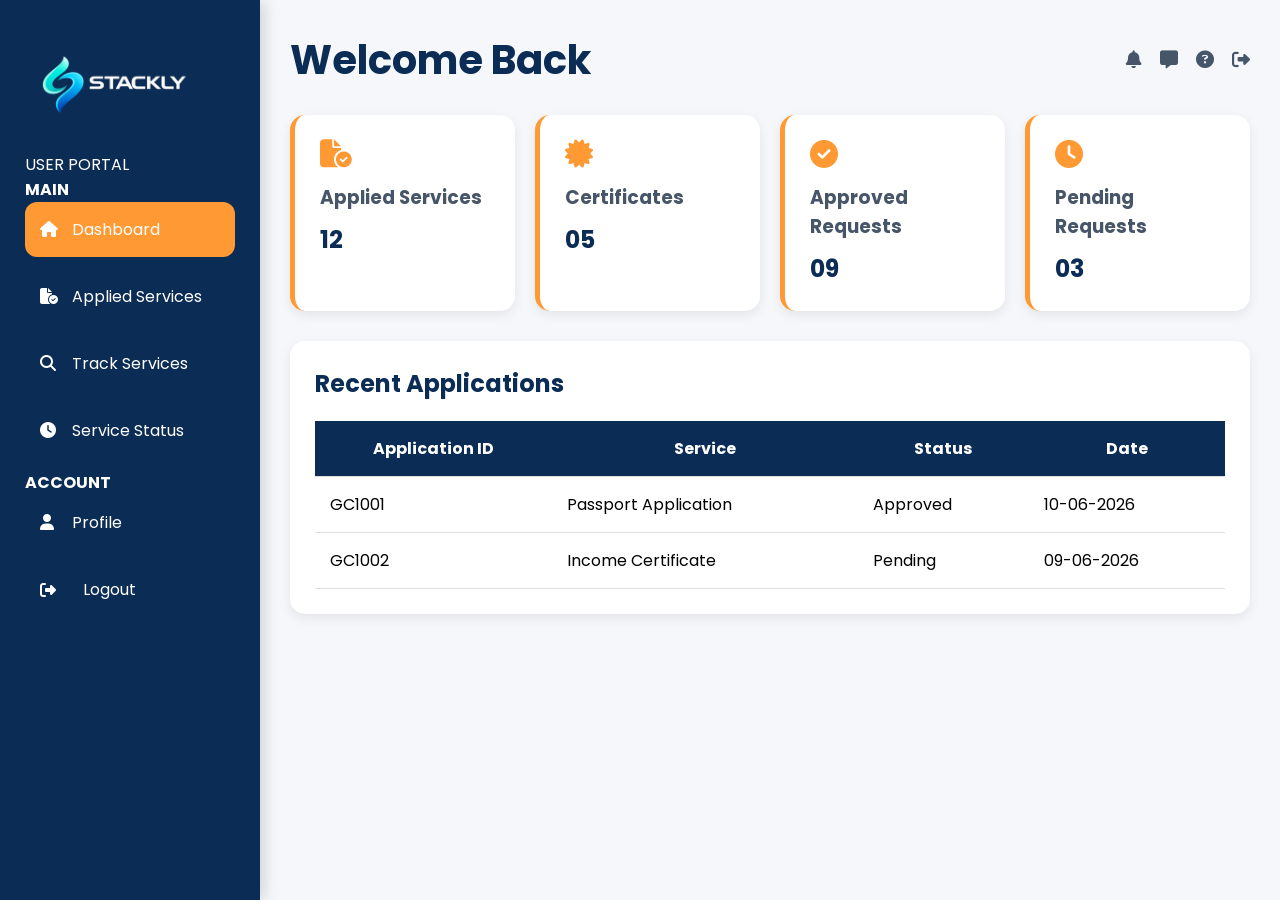
<file: user-dashboard.html>
<!DOCTYPE html>
<html lang="en">
<head>
<meta charset="UTF-8">
<meta name="viewport" content="width=device-width, initial-scale=1.0">

<title>User Dashboard - GovConnect</title>

<link rel="stylesheet" href="user.css">

<link rel="stylesheet"
href="https://cdnjs.cloudflare.com/ajax/libs/font-awesome/6.5.2/css/all.min.css">

</head>

<body>

<div class="overlay" onclick="toggleSidebar()"></div>

<!-- SIDEBAR -->
<div class="sidebar">

    <div class="close-btn" onclick="toggleSidebar()">
        ✕
    </div>

    <div class="logo-section">
        <a href="user-dashboard.html">

        <img src="./Assest/stacklylogo (1).webp" width="180"></a>

        <p class="portal-text">USER PORTAL</p>

    </div>

    <h4 class="menu-title">MAIN</h4>

    <ul>

        <li class="menu-item active"
        onclick="showSection('dashboard',this)">
            <i class="fa-solid fa-house"></i>
            Dashboard
        </li>

        <li class="menu-item"
        onclick="showSection('services',this)">
            <i class="fa-solid fa-file-circle-check"></i>
            Applied Services
        </li>

        <li class="menu-item"
        onclick="showSection('track',this)">
            <i class="fa-solid fa-magnifying-glass"></i>
            Track Services
        </li>

        <li class="menu-item"
        onclick="showSection('status',this)">
            <i class="fa-solid fa-clock"></i>
            Service Status
        </li>

    </ul>

    <h4 class="menu-title">ACCOUNT</h4>

    <ul>

        <li class="menu-item"
        onclick="showSection('profile',this)">
            <i class="fa-solid fa-user"></i>
            Profile
        </li>

        <li class="menu-item logout-btn"
    onclick="window.location.href='login.html'">

    <i class="fa-solid fa-right-from-bracket"></i>
    <span>Logout</span>

</li>

    </ul>

</div>


<!-- MAIN CONTENT -->
<div class="main-content">

    <div class="topbar">

        <button class="menu-btn" onclick="toggleSidebar()">
            ☰
        </button>

        <h1>Welcome Back</h1>

        <div class="top-right">

            <span id="userEmailDisplay"></span>

            <div class="top-icons">

                <div class="icon-box">
                    <i class="fas fa-bell"></i>
                    <span class="tooltip">Notifications</span>
                </div>

                <div class="icon-box">
                    <i class="fas fa-comment-alt"></i>
                    <span class="tooltip">Messages</span>
                </div>

                <div class="icon-box">
                    <i class="fas fa-question-circle"></i>
                    <span class="tooltip">Help Center</span>
                </div>

                <a href="login.html" class="icon-box">
                    <i class="fas fa-sign-out-alt"></i>
                    <span class="tooltip">Logout</span>
                </a>

            </div>

        </div>

    </div>

    <div id="dashboard" class="content-section">

    <div class="cards">

        <div class="card">
            <i class="fa-solid fa-file-circle-check"></i>
            <h3>Applied Services</h3>
            <h2>12</h2>
        </div>

        <div class="card">
            <i class="fa-solid fa-certificate"></i>
            <h3>Certificates</h3>
            <h2>05</h2>
        </div>

        <div class="card">
            <i class="fa-solid fa-circle-check"></i>
            <h3>Approved Requests</h3>
            <h2>09</h2>
        </div>

        <div class="card">
            <i class="fa-solid fa-clock"></i>
            <h3>Pending Requests</h3>
            <h2>03</h2>
        </div>

    </div>

    <div class="shipment-table">

        <h2>Recent Applications</h2>

        <table>

            <tr>
                <th>Application ID</th>
                <th>Service</th>
                <th>Status</th>
                <th>Date</th>
            </tr>

            <tr>
                <td>GC1001</td>
                <td>Passport Application</td>
                <td>Approved</td>
                <td>10-06-2026</td>
            </tr>

            <tr>
                <td>GC1002</td>
                <td>Income Certificate</td>
                <td>Pending</td>
                <td>09-06-2026</td>
            </tr>

        </table>

    </div>

</div>

<div id="services" class="content-section" style="display:none;">

    <h2>Applied Services</h2>

    <div class="shipment-table">

        <table>

            <tr>
                <th>Application ID</th>
                <th>Service Name</th>
                <th>Status</th>
            </tr>

            <tr>
                <td>GC1001</td>
                <td>Passport Application</td>
                <td>Approved</td>
            </tr>

            <tr>
                <td>GC1002</td>
                <td>Income Certificate</td>
                <td>Pending</td>
            </tr>

            <tr>
                <td>GC1003</td>
                <td>Driving License</td>
                <td>Completed</td>
            </tr>

        </table>

    </div>

</div>

<div id="track" class="content-section" style="display:none;">

    <h2>Track Application</h2>

    <div class="card">

        <h3>
            <i class="fa-solid fa-file"></i>
            Application ID : GC1001
        </h3>

        <br>

        <p><b>Applicant :</b> Selva Kumar</p>

        <br>

        <p><b>Service :</b> Passport Application</p>

        <br>

        <p><b>Department :</b> External Affairs</p>

        <br>

        <p><b>Current Stage :</b> Verification</p>

        <br>

        <p><b>Expected Approval :</b> 15 June 2026</p>

    </div>


    <div class="shipment-table">

        <h2>Application Progress</h2>

        <div class="progress-bar">
            <div class="progress-fill"></div>
        </div>

        <p class="progress-text">
            75% Completed
        </p>

        <br>

        <div class="tracking-step completed">
            <i class="fa-solid fa-circle-check"></i>
            Application Submitted
        </div>

        <div class="tracking-step completed">
            <i class="fa-solid fa-circle-check"></i>
            Documents Verified
        </div>

        <div class="tracking-step active">
            <i class="fa-solid fa-spinner"></i>
            Under Review
        </div>

        <div class="tracking-step pending">
            <i class="fa-regular fa-circle"></i>
            Approval Pending
        </div>

    </div>

</div>

<div id="status" class="content-section" style="display:none;">

    <h2>Application Status</h2>

    <div class="cards">

        <div class="card">
            <h3>Total Applications</h3>
            <h2>12</h2>
        </div>

        <div class="card">
            <h3>Approved</h3>
            <h2>09</h2>
        </div>

        <div class="card">
            <h3>Pending</h3>
            <h2>03</h2>
        </div>

    </div>

</div>

<div id="profile" class="content-section" style="display:none;">

    <h2>My Profile</h2>

    <div class="cards">

        <div class="card">
            <i class="fa-solid fa-user"></i>
            <h3>Full Name</h3>
            <h2>Selva Kumar</h2>
        </div>

        <div class="card">
            <i class="fa-solid fa-envelope"></i>
            <h3>Email</h3>
            <h2 id="profileEmail"></h2>
        </div>

        <div class="card">
            <i class="fa-solid fa-phone"></i>
            <h3>Phone</h3>
            <h2>6379294974</h2>
        </div>

        <div class="card">
            <i class="fa-solid fa-user-tag"></i>
            <h3>Role</h3>
            <h2>User</h2>
        </div>

    </div>


    <div class="shipment-table">

        <h2>Account Information</h2>

        <table>

            <tr>
                <th>Field</th>
                <th>Details</th>
            </tr>

            <tr>
                <td>User ID</td>
                <td>USR1001</td>
            </tr>

            <tr>
                <td>Account Status</td>
                <td>Active</td>
            </tr>

            <tr>
                <td>Member Since</td>
                <td>2026</td>
            </tr>

            <tr>
                <td>Total Applications</td>
                <td>12</td>
            </tr>

            <tr>
                <td>Approved Requests</td>
                <td>09</td>
            </tr>

        </table>

    </div>

</div>

<script>

// Show Email in Topbar
document.getElementById("userEmailDisplay").innerText =
localStorage.getItem("loggedInEmail");

document.getElementById("profileEmail").innerText =
localStorage.getItem("loggedInEmail");


// Sidebar Toggle
function toggleSidebar(){

    document.querySelector(".sidebar")
    .classList.toggle("show");

    document.querySelector(".overlay")
    .classList.toggle("active");

}


// Logout
function logout(){

    localStorage.removeItem("loggedInEmail");

    window.location.href = "login.html";

}


// Change Sections
function showSection(sectionId, element){

    document.querySelectorAll(".content-section")
    .forEach(section => {

        section.style.display = "none";

    });

    document.getElementById(sectionId)
    .style.display = "block";


    document.querySelectorAll(".menu-item")
    .forEach(item => {

        item.classList.remove("active");

    });

    element.classList.add("active");


    // Close sidebar automatically on mobile
    if(window.innerWidth <= 768){

        document.querySelector(".sidebar")
        .classList.remove("show");

        document.querySelector(".overlay")
        .classList.remove("active");

    }

}

</script>
</body>
</html>
</file>
<file: style.css>
/* GOOGLE FONT */
@import url('https://fonts.googleapis.com/css2?family=Poppins:wght@300;400;500;600;700;800&display=swap');

*{
    margin:0;
    padding:0;
    box-sizing:border-box;
    font-family:'Poppins',sans-serif;
    text-decoration:none;
    list-style:none;
}

body{
    background:#f5f7fb;
    color:#222;
}

/* HEADER */

header{
    position:fixed;
    top:0;
    left:0;
    width:100%;
    background:#0B2C54;
    padding:18px 8%;
    display:flex;
    justify-content:space-between;
    align-items:center;
    z-index:1000;
}

.logo img{

  width:135px;

  height:64px;

  object-fit:cover;

  transition:0.4s;
}

/* HOVER */
.logo img:hover{

  transform:scale(1.05);
}


.navbar{
    display:flex;
    gap:30px;
}

.navbar a{
    color:white;
    font-weight:500;
}

.header-btn{
    background:#FF9933;
    color:white;
    padding:12px 24px;
    border-radius:30px;
}

/* HERO */

.hero{
    min-height:100vh;
    display:flex;
    align-items:center;
    justify-content:space-between;
    gap:60px;
    padding:150px 8% 80px;
}

.hero-content{
    flex:1;
}

.hero-content span{
    color:#FF9933;
    font-weight:600;
}

.hero-content h1{
    font-size:60px;
    margin:20px 0;
    color:#0B2C54;
}

.hero-content p{
    color:#666;
    line-height:1.8;
    margin-bottom:30px;
}

.hero-buttons{
    display:flex;
    gap:20px;
}

.btn1{
    background:#0B2C54;
    color:white;
    padding:15px 30px;
    border-radius:30px;
}

.btn2{
    background:#FF9933;
    color:white;
    padding:15px 30px;
    border-radius:30px;
}

.hero-image img{
    width:550px;
    border-radius:30px;
    box-shadow:0 20px 40px rgba(0,0,0,.15);
}

/* ================= FEATURES ================= */

.features{
    background:#fff;
}

.feature-grid{
    display:grid;
    grid-template-columns:repeat(auto-fit,minmax(250px,1fr));
    gap:30px;
}

.feature-card{
    background:white;
    padding:40px 30px;
    border-radius:25px;
    text-align:center;
    box-shadow:0 10px 30px rgba(0,0,0,.08);
    transition:.4s;
    position:relative;
    overflow:hidden;
}

.feature-card::before{
    content:"";
    position:absolute;
    top:0;
    left:0;
    width:100%;
    height:5px;
    background:linear-gradient(to right,#FF9933,#0B2C54);
}

.feature-card:hover{
    transform:translateY(-12px);
    box-shadow:0 20px 40px rgba(0,0,0,.15);
}

.feature-card i{
    font-size:50px;
    color:#FF9933;
    margin-bottom:20px;
}

.feature-card h3{
    color:#0B2C54;
    margin-bottom:15px;
}

.feature-card p{
    color:#666;
    line-height:1.8;
}

/* COMMON */

section{
    padding:80px 8%;
}

.section-title{
    text-align:center;
    margin-bottom:50px;
}

.section-title span{
    color:#FF9933;
    font-weight:600;
}

.section-title h2{
    font-size:48px;
    color:#0B2C54;
}

/* SERVICES */

.service-grid{
    display:grid;
    grid-template-columns:repeat(auto-fit,minmax(250px,1fr));
    gap:25px;
}

.service-card{
    background:white;
    padding:40px;
    text-align:center;
    border-radius:25px;
    transition:.4s;
    box-shadow:0 10px 25px rgba(0,0,0,.08);
}

.service-card{
    background:white;
    padding:40px;
    text-align:center;
    border-radius:25px;
    box-shadow:0 10px 25px rgba(0,0,0,.08);
    transition:.4s ease;
}

.service-card:hover{
    transform:translateY(-12px) scale(1.03);
    box-shadow:0 20px 40px rgba(0,0,0,.15);
}

.service-card i{
    font-size:50px;
    color:#FF9933;
    margin-bottom:20px;
}

.service-card h3{
    margin-bottom:15px;
    color:#0B2C54;
}

.service-card p{
    color:#666;
}

.view-btn{
    text-align:center;
    margin-top:40px;
}

.view-btn a{
    background:#0B2C54;
    color:white;
    padding:15px 35px;
    border-radius:40px;
    transition:.3s;
}

.view-btn a:hover{
    background:#FF9933;
}

/* ================= SCHEMES ================= */

.scheme-grid{
    display:grid;
    grid-template-columns:repeat(auto-fit,minmax(260px,1fr));
    gap:30px;
}

.scheme-card{
    background:linear-gradient(135deg,#0B2C54,#163B72);
    color:white;
    padding:40px 30px;
    border-radius:25px;
    text-align:center;
    transition:.4s;
    position:relative;
    overflow:hidden;
}

.scheme-card:hover{
    transform:translateY(-12px);
    box-shadow:0 20px 40px rgba(0,0,0,.20);
}

.scheme-card i{
    font-size:50px;
    color:#FF9933;
    margin-bottom:20px;
}

.scheme-card h3{
    margin-bottom:15px;
    font-size:24px;
}

.scheme-card p{
    color:#ddd;
    line-height:1.8;
}

.scheme-btn{
    text-align:center;
    margin-top:45px;
}

.scheme-btn a{
    background:#FF9933;
    color:white;
    padding:15px 35px;
    border-radius:40px;
    transition:.3s;
}

.scheme-btn a:hover{
    background:#0B2C54;
}

/* ================= DEPARTMENTS ================= */

.department-grid{
    display:grid;
    grid-template-columns:repeat(auto-fit,minmax(260px,1fr));
    gap:30px;
}

.department-card{
    background:white;
    padding:40px 30px;
    border-radius:25px;
    text-align:center;
    box-shadow:0 10px 25px rgba(0,0,0,.08);
    transition:.4s;
    border-top:5px solid #FF9933;
}

.department-card:hover{
    transform:translateY(-12px);
    box-shadow:0 20px 40px rgba(0,0,0,.15);
}

.department-card i{
    font-size:50px;
    color:#0B2C54;
    margin-bottom:20px;
}

.department-card h3{
    color:#0B2C54;
    margin-bottom:15px;
}

.department-card p{
    color:#666;
    line-height:1.8;
}

.department-btn{
    text-align:center;
    margin-top:45px;
}

.department-btn a{
    background:#0B2C54;
    color:white;
    padding:15px 35px;
    border-radius:40px;
    transition:.3s;
}

.department-btn a:hover{
    background:#FF9933;
}

/* CONTACT */

.contact form{
    max-width:700px;
    margin:auto;
}

.contact input,
.contact textarea{
    width:100%;
    padding:15px;
    margin-bottom:20px;
    border:1px solid #ddd;
    border-radius:10px;
    outline:none;
}

.contact textarea{
    height:150px;
    resize:none;
}

.contact button{
    width:100%;
    border:none;
    background:#0B2C54;
    color:white;
    padding:15px;
    border-radius:10px;
    cursor:pointer;
}

/* ================= FOOTER ================= */

footer{
    background:#0B2C54;
    color:white;
    padding:80px 8% 20px;
}

.footer-container{
    display:grid;
    grid-template-columns:1fr 1fr 1fr;
    gap:80px;
    align-items:start;   /* all start from same top line */
}

.footer-box{
    display:flex;
    flex-direction:column;
}

.footer-logo{
    width:130px;
    margin-bottom:-37px;
}

.footer-box h3{
    font-size:28px;
    color:white;
    margin-bottom:25px;
}

.footer-box h3{
    font-size:32px;
    font-weight:700;
}

.footer-box a,
.footer-box p{
    font-size:18px;
    font-weight:500;
}

.footer-box p{
    font-family:'Poppins', sans-serif;
    font-size:18px;
    font-weight:500;
    color:white;
    line-height:1.8;
}

.footer-box a{
    color:white;
    margin-bottom:18px;
    font-size:18px;
    transition:.3s;
}

.footer-box a:hover{
    color:#FF9933;
}

.social-icons{
    display:flex;
    gap:18px;
}

.social-icons i{
    width:45px;
    height:45px;
    border:1px solid rgba(255,255,255,.2);
    border-radius:50%;
    display:flex;
    justify-content:center;
    align-items:center;
    font-size:20px;
    cursor:pointer;
    transition:.3s;
}

.social-icons i:hover{
    background:#FF9933;
}

.footer-bottom{
    text-align:center;
    margin-top:50px;
    padding-top:25px;
    border-top:1px solid rgba(255,255,255,.15);
    color:#ddd;
}

/* MOBILE */

@media(max-width:768px){

    .hero{
        flex-direction:column;
        text-align:center;
    }

    .hero-content h1{
        font-size:38px;
    }

    .hero-image img{
        width:100%;
    }

    .hero-buttons{
        justify-content:center;
        flex-wrap:wrap;
    }

    .stats{
        grid-template-columns:1fr 1fr;
    }

    .footer-container{
        grid-template-columns:1fr;
        text-align:center;
    }

    .social-icons{
        justify-content:center;
    }

    .navbar{
        display:none;
    }

    .header-btn{
        display:none;
    }
}


.scheme-card{
    animation:floatCard 4s ease-in-out infinite;
}

@keyframes floatCard{

    0%{
        transform:translateY(0);
    }

    50%{
        transform:translateY(-8px);
    }

    100%{
        transform:translateY(0);
    }

}
/* MENU BUTTON */

.menu-btn{
    display:none;
    color:white;
    font-size:28px;
    cursor:pointer;
}

/* MOBILE MENU */

.mobile-menu{
    position:fixed;
    top:0;
    right:-100%;
    width:100%;
    height:100vh;
    background:#0B2C54;
    display:flex;
    flex-direction:column;
    justify-content:center;
    align-items:center;
    gap:30px;
    transition:.5s ease;
    z-index:2000;
}

.mobile-menu.active{
    right:0;
}

.mobile-menu a{
    color:white;
    font-size:24px;
    font-weight:500;
    transition:.3s;
}

.mobile-menu a:hover{
    color:#FF9933;
}

.mobile-login{
    background:#FF9933;
    padding:15px 40px;
    border-radius:40px;
}

.close-btn{
    position:absolute;
    top:35px;
    right:40px;
    font-size:32px;
    color:white;
    cursor:pointer;
}

/* MOBILE */

@media(max-width:768px){

    .navbar{
        display:none;
    }

    .header-btn{
        display:none;
    }

    .menu-btn{
        display:block;
    }

}

.announcement{
    background:#FF9933;
    color:white;
    padding:12px;
    font-weight:500;
}

.search-service{
    text-align:center;
    padding:60px 8%;
}

.search-box{
    max-width:700px;
    margin:auto;
    display:flex;
    background:white;
    border-radius:60px;
    overflow:hidden;
    box-shadow:0 10px 25px rgba(0,0,0,.08);
}

.search-box input{
    flex:1;
    border:none;
    padding:20px;
    outline:none;
}

.search-box button{
    border:none;
    background:#0B2C54;
    color:white;
    padding:20px 35px;
    cursor:pointer;
}

.counter-section{
    display:grid;
    grid-template-columns:repeat(auto-fit,minmax(220px,1fr));
    gap:25px;
    padding:80px 8%;
}

.counter-box{
    background:white;
    text-align:center;
    padding:40px;
    border-radius:20px;
    box-shadow:0 10px 25px rgba(0,0,0,.08);
}

.counter-box h2{
    color:#0B2C54;
    font-size:45px;
}

.counter-box p{
    color:#666;
}
.news-grid{
    display:grid;
    grid-template-columns:repeat(auto-fit,minmax(280px,1fr));
    gap:25px;
}

.news-card{
    background:white;
    padding:35px;
    border-radius:20px;
    box-shadow:0 10px 25px rgba(0,0,0,.08);
}

.news-card h3{
    color:#0B2C54;
    margin-bottom:15px;
}

.news-card p{
    color:#666;
}
</file>
<file: admin.css>
@import url('https://fonts.googleapis.com/css2?family=Poppins:wght@300;400;500;600;700&display=swap');

*{
    margin:0;
    padding:0;
    box-sizing:border-box;
    font-family:'Poppins',sans-serif;
}

body{
    display:flex;
    min-height:100vh;
    background:#f1f5f9;
}

/* OVERLAY */

.overlay{
    display:none;
}

/* SIDEBAR */

.sidebar{
    width:260px;
    background:#0B2C54;
    color:white;
    height:100vh;
    padding:25px;
    position:fixed;
    left:0;
    top:0;
    overflow-y:auto;     /* Enables sidebar scrolling */
    scrollbar-width: thin;
    box-shadow:4px 0 15px rgba(0,0,0,.15);
}

.sidebar::-webkit-scrollbar{
    width:6px;
}

.sidebar::-webkit-scrollbar-thumb{
    background:#FF9933;
    border-radius:10px;
}

.logo-section{
    margin-bottom:35px;
}

.logo-section img{
    width:180px;
    display:block;
    margin-bottom:15px;
}

.portal-text{
    color:white;
    font-size:16px;
    font-weight:500;
}

.menu-title{
    color:#cbd5e1;
    font-size:12px;
    letter-spacing:2px;
    margin:25px 0 15px;
}

.sidebar ul{
    list-style:none;
}

.sidebar ul li{
    padding:15px;
    margin-bottom:10px;
    border-radius:12px;
    cursor:pointer;
    transition:.3s;
}

.sidebar ul li i{
    width:25px;
}

.sidebar ul li:hover{
    background:#163B72;
    transform:translateX(5px);
}

.sidebar ul li.active{
    background:#FF9933;
}

/* MAIN */

.main-content{
    margin-left:260px;
    flex:1;
    padding:30px;
}

/* TOPBAR */

.topbar{
    display:flex;
    justify-content:space-between;
    align-items:center;
    gap:10px;
    margin-bottom:25px;
    flex-wrap:wrap;
}

.topbar h1{
    color:#0B2C54;
    font-size:38px;
    font-weight:700;
}

.top-right{
    display:flex;
    align-items:center;
    gap:15px;
}

#userEmailDisplay{
    font-weight:600;
    color:#334155;
}
/* TOP ICONS */

.top-icons{
    display:flex;
    align-items:center;
    gap:15px;
}

.icon-box{
    position:relative;
    display:flex;
    align-items:center;
    justify-content:center;
    cursor:pointer;
}

.icon-box i{
    font-size:18px;
    color:#475569;
    transition:.3s;
}

.icon-box i:hover{
    color:#FF9933;
}

.tooltip{
    position:absolute;
    bottom:-38px;
    left:50%;
    transform:translateX(-50%);
    background:#0B2C54;
    color:white;
    padding:6px 10px;
    border-radius:6px;
    font-size:12px;
    white-space:nowrap;
    opacity:0;
    visibility:hidden;
    transition:.3s;
}

.icon-box:hover .tooltip{
    opacity:1;
    visibility:visible;
}


/* CARDS */

.cards{
    display:grid;
    grid-template-columns:repeat(auto-fit,minmax(220px,1fr));
    gap:20px;
    width:100%;
}

.card{
    background:white;
    padding:25px;
    border-radius:15px;
    border-left:4px solid #FF9933;
    box-shadow:0 4px 12px rgba(0,0,0,.08);
    transition:.3s;
}

.card:hover{
    transform:translateY(-5px);
}

.card i{
    color:#FF9933;
    font-size:28px;
    margin-bottom:15px;
}

.card h3{
    color:#475569;
    margin-bottom:10px;
}

.card h2{
    color:#0B2C54;
}


/* TABLE */

.shipment-table{
    background:white;
    box-shadow:0 4px 12px rgba(0,0,0,.08);
    margin-top:30px;
    padding:25px;
    border-radius:15px;
    overflow-x:auto;
}

.shipment-table h2{
    margin-bottom:20px;
    color:#0B2C54;
}

table{
    width:100%;
    border-collapse:collapse;
}

th{
    background:#0B2C54;
    color:white;
}

th,
td{
    padding:14px;
    border-bottom:1px solid #ddd;
}


/* MENU BUTTON */

.menu-btn{
    display:none;
    font-size:24px;
    background:none;
    border:none;
    cursor:pointer;
    color:#0B2C54;
}

.close-btn{
    display:none;
}
/* MOBILE */

@media screen and (max-width:768px){

    body{
        display:block;
        overflow-x:hidden;
    }

    .sidebar{
    position:fixed;
    top:0;
    left:-260px;
    width:260px;
    height:100vh;
    overflow-y:auto;
    z-index:1000;
    transition:.3s;
}

    .sidebar.show{
        left:0;
    }

    .overlay.active{
        display:block;
        position:fixed;
        top:0;
        left:0;
        width:100%;
        height:100vh;
        background:rgba(0,0,0,.5);
        z-index:999;
    }

    .close-btn{
        display:block;
        font-size:28px;
        color:white;
        text-align:right;
        cursor:pointer;
        margin-bottom:20px;
    }

    .menu-btn{
        display:block;
    }

    .main-content{
        margin-left:0;
        width:100%;
        padding:15px;
    }

    .topbar{
        flex-wrap:wrap;
        gap:15px;
    }

    .topbar h1{
        font-size:22px;
    }

    .cards{
        grid-template-columns:1fr;
    }

    #userEmailDisplay{
        display:none;
    }

    table{
        min-width:600px;
    }
}


/* SMALL MOBILE */

@media screen and (max-width:480px){

    .main-content{
        padding:10px;
    }

    .top-right{
        width:100%;
        justify-content:flex-end;
    }

    .top-icons{
        gap:10px;
    }

    .card{
        padding:18px;
    }

    .card h2{
        font-size:20px;
    }

    .card h3{
        font-size:15px;
    }

    th,
    td{
        font-size:12px;
        padding:10px;
    }

}
</file>
<file: login.css>
@import url('https://fonts.googleapis.com/css2?family=Poppins:wght@300;400;500;600;700&display=swap');

*{
    margin:0;
    padding:0;
    box-sizing:border-box;
    font-family:'Poppins',sans-serif;
}

body{
    min-height:100vh;
    display:flex;
    justify-content:center;
    align-items:center;
    background:linear-gradient(135deg,#0B2C54,#163B72);
}

.container{
    width:100%;
    display:flex;
    justify-content:center;
    align-items:center;
}

.login-box{
    width:420px;
    background:#ffffff;
    padding:45px;
    border-radius:25px;
    text-align:center;
    box-shadow:0 20px 40px rgba(0,0,0,.25);
}

.logo{
    width:150px;
    margin-bottom:20px;
}

/* FIXED TEXT COLORS */

.login-box h2{
    color:#0B2C54;
    margin-bottom:12px;
    font-size:40px;
    font-weight:700;
}

.login-box p{
    color:#666;
    margin-bottom:30px;
    font-size:18px;
}

.input-box{
    display:flex;
    align-items:center;
    background:#f5f7fb;
    padding:15px;
    margin-bottom:20px;
    border-radius:12px;
}

.input-box i{
    color:#FF9933;
}

.input-box input{
    width:100%;
    border:none;
    outline:none;
    background:none;
    margin-left:10px;
    font-size:15px;
}

button{
    width:100%;
    border:none;
    background:#FF9933;
    color:white;
    padding:15px;
    border-radius:12px;
    font-size:16px;
    font-weight:600;
    cursor:pointer;
    transition:.3s;
}

button:hover{
    background:#0B2C54;
}

.bottom-text{
    margin-top:25px;
    color:#555;
}

.bottom-text a{
    color:#FF9933;
    text-decoration:none;
    font-weight:600;
}

.error{
    display:block;
    color:red;
    font-size:13px;
    text-align:left;
    margin-top:-10px;
    margin-bottom:15px;
}

#successMsg{
    color:green;
    margin-top:15px;
    font-weight:600;
}
.input-box select{
    width:100%;
    border:none;
    outline:none;
    background:none;
    margin-left:10px;
    font-size:15px;
}
</file>
<file: user.css>
@import url('https://fonts.googleapis.com/css2?family=Poppins:wght@300;400;500;600;700&display=swap');

*{
    margin:0;
    padding:0;
    box-sizing:border-box;
    font-family:'Poppins',sans-serif;
}

body{
    display:flex;
    min-height:100vh;
    background:#f5f7fb;
}

/* SIDEBAR */

.sidebar{
    width:260px;
    background:#0B2C54;
    color:white;
    height:100vh;
    padding:25px;
    position:fixed;
    left:0;
    top:0;
    overflow-y:auto;     /* Enables sidebar scrolling */
    scrollbar-width: thin;
    box-shadow:4px 0 15px rgba(0,0,0,.15);
}

.sidebar::-webkit-scrollbar{
    width:6px;
}

.sidebar::-webkit-scrollbar-thumb{
    background:#FF9933;
    border-radius:10px;
}



.logo{
    text-align:center;
    margin-bottom:35px;
}

.logo img{
    width:160px;
}

.sidebar ul{
    list-style:none;
}

.menu-item{
    padding:15px;
    margin-bottom:12px;
    border-radius:12px;
    cursor:pointer;
    transition:.3s;
    color:white;
}

.menu-item i{
    width:28px;
}

.menu-item:hover{
    background:#163B72;
    transform:translateX(5px);
}

.menu-item.active{
    background:#FF9933;
}

.logout-btn:hover{
    background:#dc2626;
}

/* MAIN */

.main-content{
    margin-left:260px;
    flex:1;
    padding:30px;
}

/* TOPBAR */

.topbar{
    display:flex;
    justify-content:space-between;
    align-items:center;
    gap:20px;
    margin-bottom:25px;
    flex-wrap:wrap;
}

.topbar h1{
    color:#0B2C54;
    font-size:40px;
    font-weight:700;
}

.top-right{
    display:flex;
    align-items:center;
    gap:15px;
}

#userEmailDisplay{
    font-weight:600;
    color:#0B2C54;
}

.top-icons{
    display:flex;
    gap:18px;
}

.icon-box{
    position:relative;
    cursor:pointer;
}

.icon-box i{
    color:#475569;
    font-size:18px;
    transition:.3s;
}

.icon-box i:hover{
    color:#FF9933;
}

.tooltip{
    position:absolute;
    bottom:-38px;
    left:50%;
    transform:translateX(-50%);
    background:#0B2C54;
    color:white;
    padding:6px 10px;
    border-radius:6px;
    font-size:12px;
    opacity:0;
    visibility:hidden;
    transition:.3s;
    white-space:nowrap;
}

.icon-box:hover .tooltip{
    opacity:1;
    visibility:visible;
}

/* CARDS */

.cards{
    display:grid;
    grid-template-columns:repeat(auto-fit,minmax(220px,1fr));
    gap:20px;
}

.card{
    background:white;
    padding:25px;
    border-radius:15px;
    border-left:5px solid #FF9933;
    box-shadow:0 4px 12px rgba(0,0,0,.08);
    transition:.3s;
}

.card:hover{
    transform:translateY(-5px);
}

.card i{
    color:#FF9933;
    font-size:28px;
    margin-bottom:15px;
}

.card h3{
    color:#475569;
    margin-bottom:10px;
}

.card h2{
    color:#0B2C54;
}

/* TABLE */

.shipment-table{
    background:white;
    padding:25px;
    border-radius:15px;
    margin-top:30px;
    box-shadow:0 4px 12px rgba(0,0,0,.08);
    overflow-x:auto;
}

.shipment-table h2{
    color:#0B2C54;
    margin-bottom:20px;
}

table{
    width:100%;
    border-collapse:collapse;
}

th{
    background:#0B2C54;
    color:white;
}

th,
td{
    padding:15px;
    border-bottom:1px solid #ddd;
}

/* SERVICES */

.service-grid{
    display:grid;
    grid-template-columns:repeat(auto-fit,minmax(220px,1fr));
    gap:20px;
    margin-top:25px;
}

.service-card{
    background:white;
    padding:30px;
    text-align:center;
    border-radius:15px;
    box-shadow:0 4px 12px rgba(0,0,0,.08);
    transition:.3s;
}

.service-card:hover{
    background:#0B2C54;
    color:white;
    transform:translateY(-5px);
}

.service-card i{
    font-size:40px;
    color:#FF9933;
    margin-bottom:15px;
}

/* MENU BUTTON */

.menu-btn{
    display:none;
    background:none;
    border:none;
    font-size:26px;
    cursor:pointer;
}

.close-btn{
    display:none;
}

.overlay{
    display:none;
}

/* MOBILE */

/* MOBILE */

@media screen and (max-width:768px){

    body{
        display:block;
    }

    .sidebar{
        left:-260px;
        transition:.3s;
        z-index:1000;
    }

    .sidebar.show{
        left:0;
    }

    .main-content{
        margin-left:0;
        padding:15px;
    }

    .menu-btn{
        display:block;
    }

    .close-btn{
        display:block;
        color:white;
        font-size:28px;
        text-align:right;
        margin-bottom:20px;
        cursor:pointer;
    }

    .overlay.active{
        display:block;
        position:fixed;
        inset:0;
        background:rgba(0,0,0,.5);
        z-index:999;
    }

    .cards,
    .service-grid{
        grid-template-columns:1fr;
    }

    /* TOPBAR */

    .topbar{
        display:flex;
        justify-content:space-between;
        align-items:center;
        flex-wrap:nowrap;
        gap:10px;
    }

    .topbar h1{
        font-size:18px;
        white-space:nowrap;
    }

    .top-right{
        display:flex;
        align-items:center;
        margin-left:auto;
    }

    .top-icons{
        display:flex;
        align-items:center;
        gap:10px;
    }

    .icon-box i{
        font-size:18px;
    }

    #userEmailDisplay{
        display:none;
    }

    table{
        min-width:600px;
    }
}
.logout-btn{
    display:flex;
    align-items:center;
    gap:15px;
}

.logout-btn i{
    width:28px;
}

.logout-btn:hover{
    background:#163B72;
}
</file>
